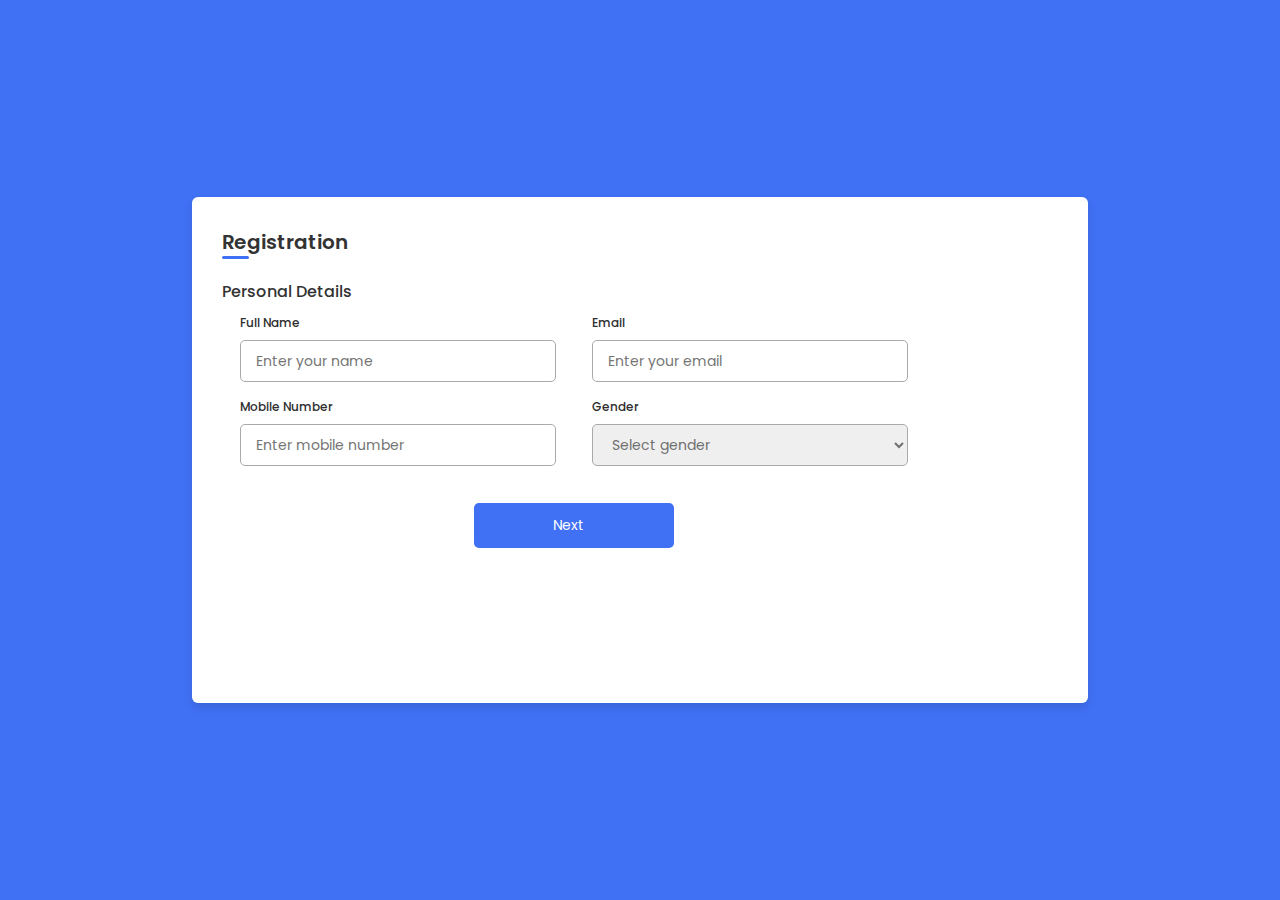
<file: index.html>
<!DOCTYPE html>
<!--=== Coding by CodingLab | www.codinglabweb.com === -->
<html lang="en">
<head>
    <meta charset="UTF-8">
    <meta http-equiv="X-UA-Compatible" content="IE=edge">
    <meta name="viewport" content="width=device-width, initial-scale=1.0">
    
    <!----======== CSS ======== -->
    <link rel="stylesheet" href="style.css">
     
    <!----===== Iconscout CSS ===== -->
    <link rel="stylesheet" href="https://unicons.iconscout.com/release/v4.0.0/css/line.css">

    <title>Responsive Regisration Form </title> 
</head>
<body>
    <div class="container">
        <header>Registration</header>

        <form action="#">
            <div class="form first">
                <div class="details personal">
                    <span class="title">Personal Details</span>

                    <div class="fields">
                        <div class="input-field">
                            <label>Full Name</label>
                            <input type="text" placeholder="Enter your name" required>
                        </div>

                        <div class="input-field">
                            <label>Email</label>
                            <input type="text" placeholder="Enter your email" required>
                        </div>

                        <div class="input-field">
                            <label>Mobile Number</label>
                            <input type="number" placeholder="Enter mobile number" required>
                        </div>

                        <div class="input-field">
                            <label>Gender</label>
                            <select required>
                                <option disabled selected>Select gender</option>
                                <option>Male</option>
                                <option>Female</option>
                                <option>Others</option>
                            </select>
                        </div>

                       
                        <button class="nextBtn">
                          <span class="btnText"  >Next</span>
                          <i class="uil uil-navigator"></i>
                      </button>
                    </div>
                </div>

                
            </div>

            <div class="form second">
                <div class="details address">
                    <span class="title">Address Details</span>

                    <div class="fields">
                        <div class="input-field">
                            <label>Address Type</label>
                            <input type="text" placeholder="Permanent or Temporary" required>
                        </div>

                        <div class="input-field">
                            <label>Nationality</label>
                            <input type="text" placeholder="Enter nationality" required>
                        </div>

                        <div class="input-field">
                            <label>State</label>
                            <input type="text" placeholder="Enter your state" required>
                        </div>

                        <div class="input-field">
                            <label>District</label>
                            <input type="text" placeholder="Enter your district" required>
                        </div>

                        <div class="input-field">
                            <label>Block Number</label>
                            <input type="number" placeholder="Enter block number" required>
                        </div>

                        <div class="input-field">
                            <label>Ward Number</label>
                            <input type="number" placeholder="Enter ward number" required>
                        </div>
                    </div>
                </div>

                <div class="details family">
                    <span class="title">Family Details</span>

                    <div class="fields">
                        <div class="input-field">
                            <label>Father Name</label>
                            <input type="text" placeholder="Enter father name" required>
                        </div>

                        <div class="input-field">
                            <label>Mother Name</label>
                            <input type="text" placeholder="Enter mother name" required>
                        </div>

                        <div class="input-field">
                            <label>Grandfather</label>
                            <input type="text" placeholder="Enter grandfther name" required>
                        </div>

                        <div class="input-field">
                            <label>Spouse Name</label>
                            <input type="text" placeholder="Enter spouse name" required>
                        </div>

                        <div class="input-field">
                            <label>Father in Law</label>
                            <input type="text" placeholder="Father in law name" required>
                        </div>

                        <div class="input-field">
                            <label>Mother in Law</label>
                            <input type="text" placeholder="Mother in law name" required>
                        </div>
                    </div>

                    <div class="buttons">
                        <div class="backBtn">
                            <i class="uil uil-navigator"></i>
                            <span class="btnText">Back</span>
                        </div>
                        
                        <button class="sumbit">
                            <span class="btnText">Submit</span>
                            <i class="uil uil-navigator"></i>
                        </button>
                    </div>
                </div> 
            </div>
        </form>
    </div>

    <script src="script.js"></script>
</body>
</html>
</file>
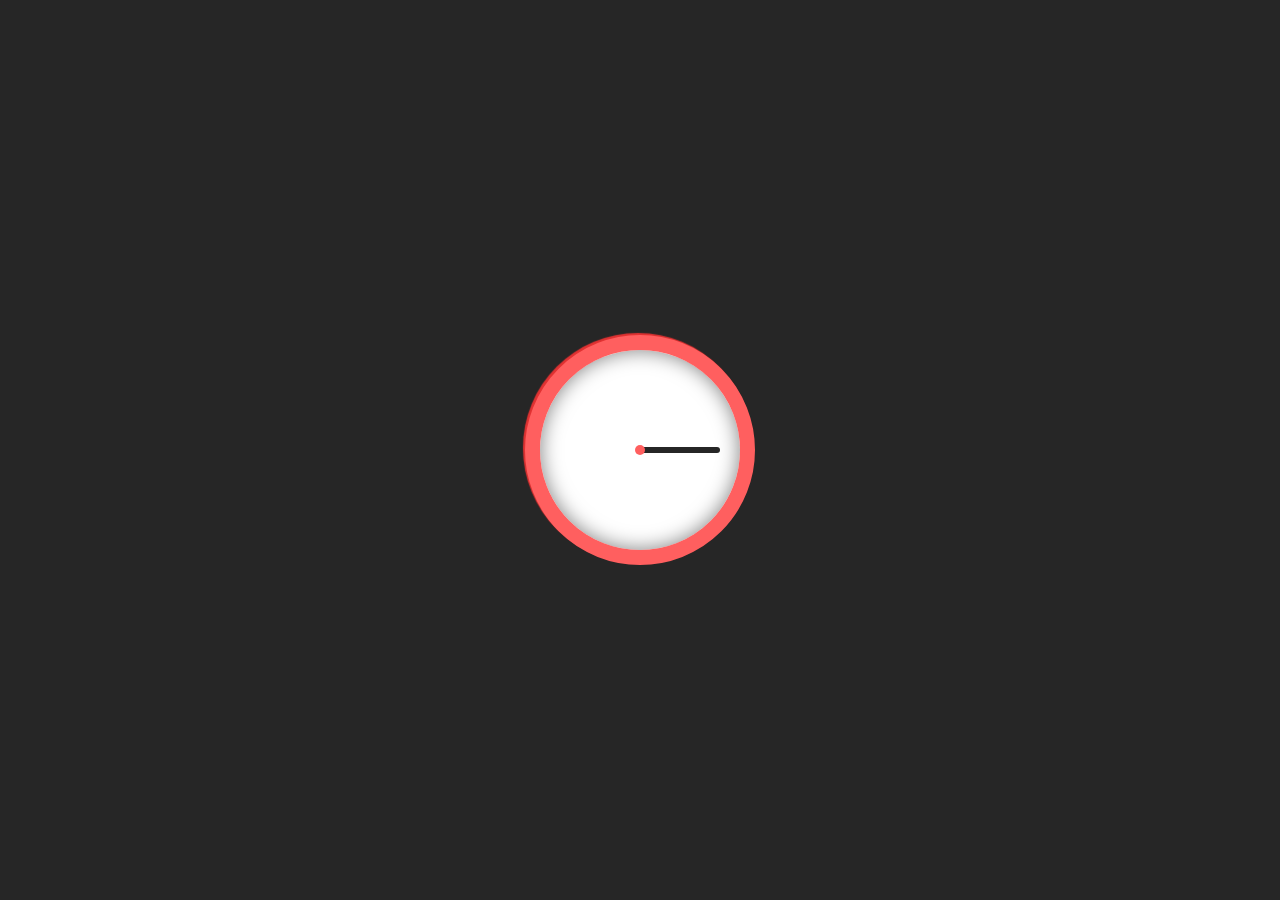
<file: AnimatedClock/index.html>
<!DOCTYPE html>
<html lang="en">
<head>
    
    <title>Animated Clock</title>
    <link rel="stylesheet" href="./style.css">
</head>
<body>
    <div class="clock">
       <span></span>
    </div>
</body>
</html>
</file>
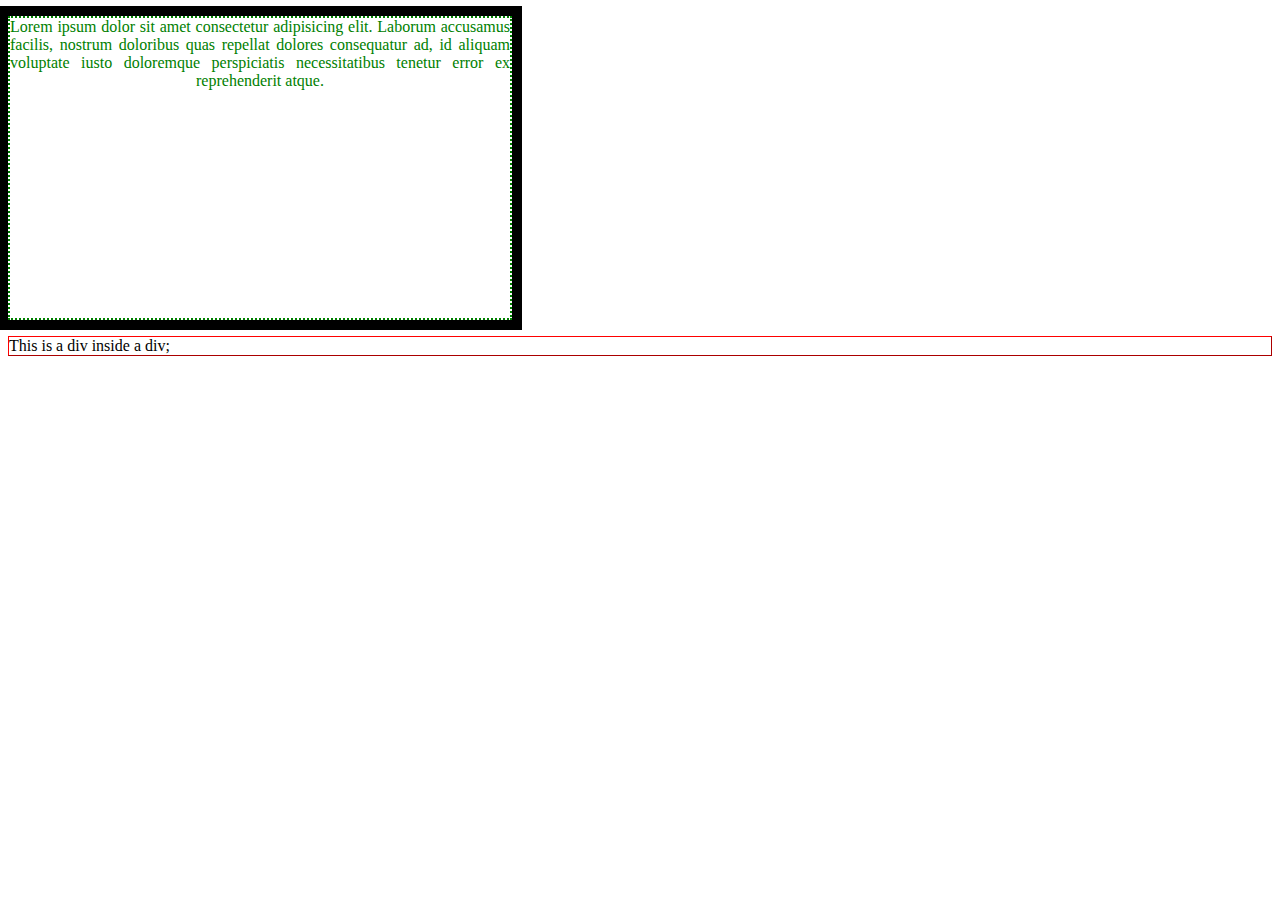
<file: p3/index.html>
<!DOCTYPE html>
<html lang="en">

<head>
    <meta charset="UTF-8">
    <meta http-equiv="X-UA-Compatible" content="IE=edge">
    <meta name="viewport" content="width=device-width, initial-scale=1.0">
    <title>Document</title>
    <style>
        * {
            
        }

        p,
        h1 {
            color: rgb(219, 202, 20);
            
        }

        h1 {
            color: aqua;
        }

        h1 {
            color: green;
        }
    </style>
    <link rel="stylesheet" href="./style.css">
</head>

<body>
    <p style="color: green;">Lorem ipsum dolor sit amet consectetur adipisicing elit. Laborum accusamus facilis, nostrum
        doloribus quas
        repellat dolores consequatur ad, id aliquam voluptate iusto doloremque perspiciatis necessitatibus tenetur error
        ex reprehenderit atque.
    </p>
   <div id="d1">
        This is a div inside a div;
   </div>
</body>

</html>
</file>
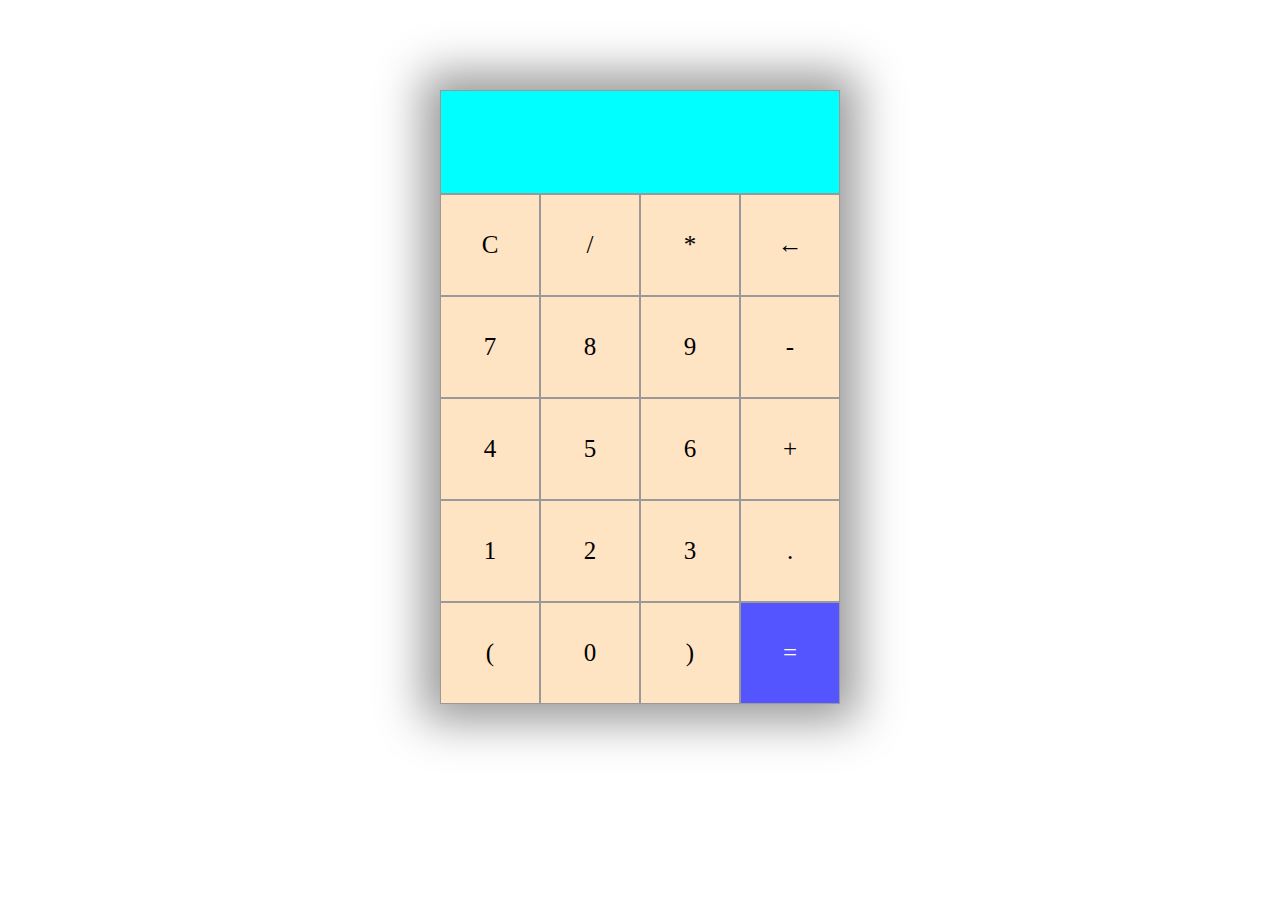
<file: p33/index.html>
<!DOCTYPE html>
<html lang="en">
<head>
    <meta charset="UTF-8">
    <meta http-equiv="X-UA-Compatible" content="IE=edge">
    <meta name="viewport" content="width=device-width, initial-scale=1.0">
    <title>Calculator</title>
    <link rel="stylesheet" href="./style.css">
</head>
<body>
    <div class="container">
        <div id="display"></div>
        <div class="buttons">
            <div class="btn" onclick="clearxyz()">C</div>
            <div class="btn" onclick="clickingxyz('/')">/</div>
            <div class="btn" onclick="clickingxyz('*')">*</div>
            <div class="btn" onclick="backxyz()">&larr;</div>

            <div class="btn" onclick="clickingxyz('7')">7</div>
            <div class="btn" onclick="clickingxyz('8')">8</div>
            <div class="btn" onclick="clickingxyz('9')">9</div>
            <div class="btn" onclick="clickingxyz('-')">-</div>

            <div class="btn" onclick="clickingxyz('4')">4</div>
            <div class="btn" onclick="clickingxyz('5')">5</div>
            <div class="btn" onclick="clickingxyz('6')">6</div>
            <div class="btn" onclick="clickingxyz('+')">+</div>

            <div class="btn" onclick="clickingxyz('1')">1</div>
            <div class="btn" onclick="clickingxyz('2')">2</div>
            <div class="btn" onclick="clickingxyz('3')">3</div>
            <div class="btn" onclick="clickingxyz('.')">.</div>

            <div class="btn" onclick="clickingxyz('(')">(</div>
            <div class="btn" onclick="clickingxyz('0')">0</div>
            <div class="btn" onclick="clickingxyz(')')">)</div>
            <div class="btn" id="equal" onclick="evalxyz()">=</div>
        </div>
    </div>
    <script src="./j1.js"></script>
</body>
</html>
</file>
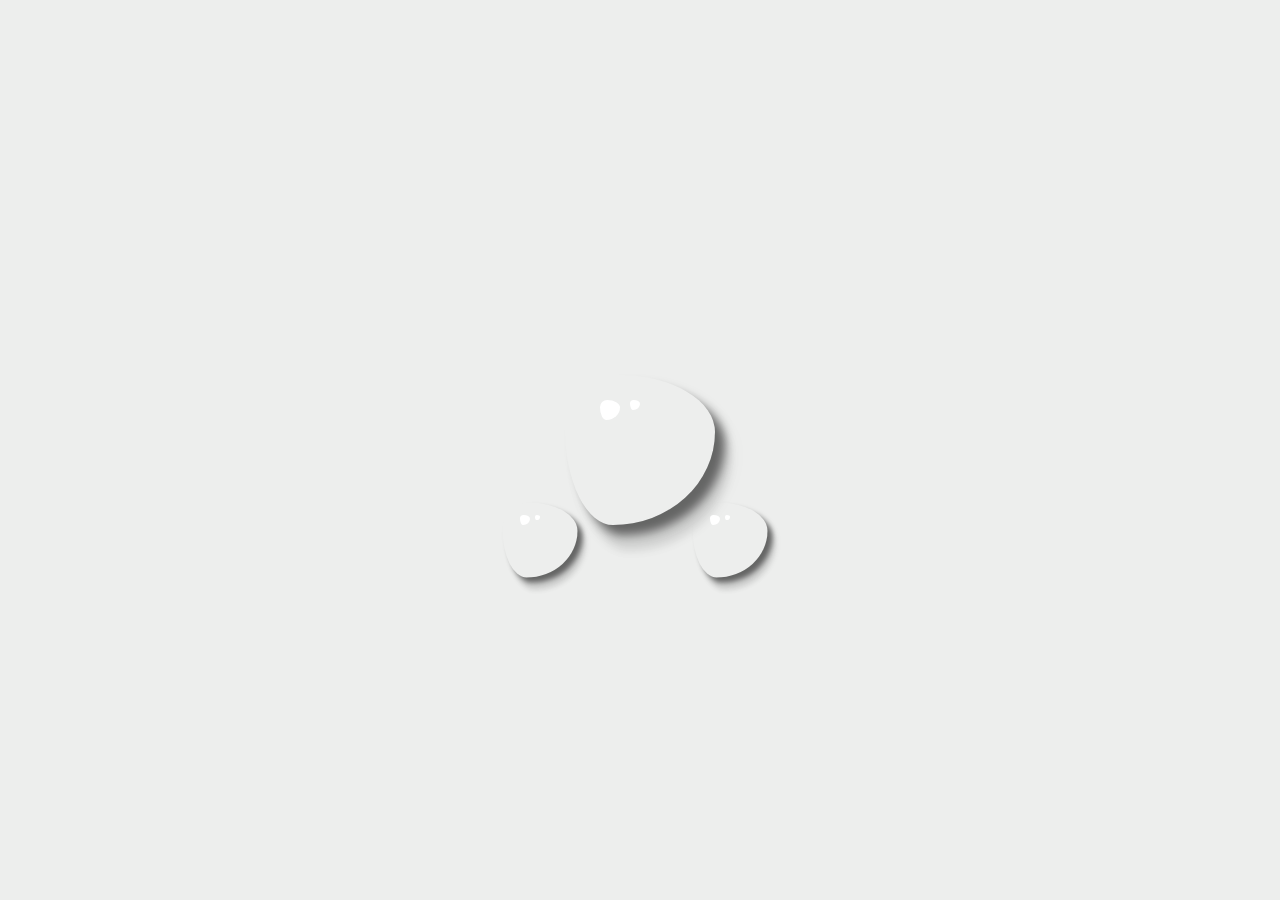
<file: Water/index.html>
<!DOCTYPE html>
<html lang="en">

<head>
    <meta charset="UTF-8">
    <meta http-equiv="X-UA-Compatible" content="IE=edge">
    <meta name="viewport" content="width=device-width, initial-scale=1.0">
    <title>Document</title>
    <link rel="stylesheet" href="./style.css">
</head>

<body>
    <div class="drops">
        <div class="drop"></div>
        <div class="drop"></div>
        <div class="drop"></div>
    </div>
</body>

</html>
</file>
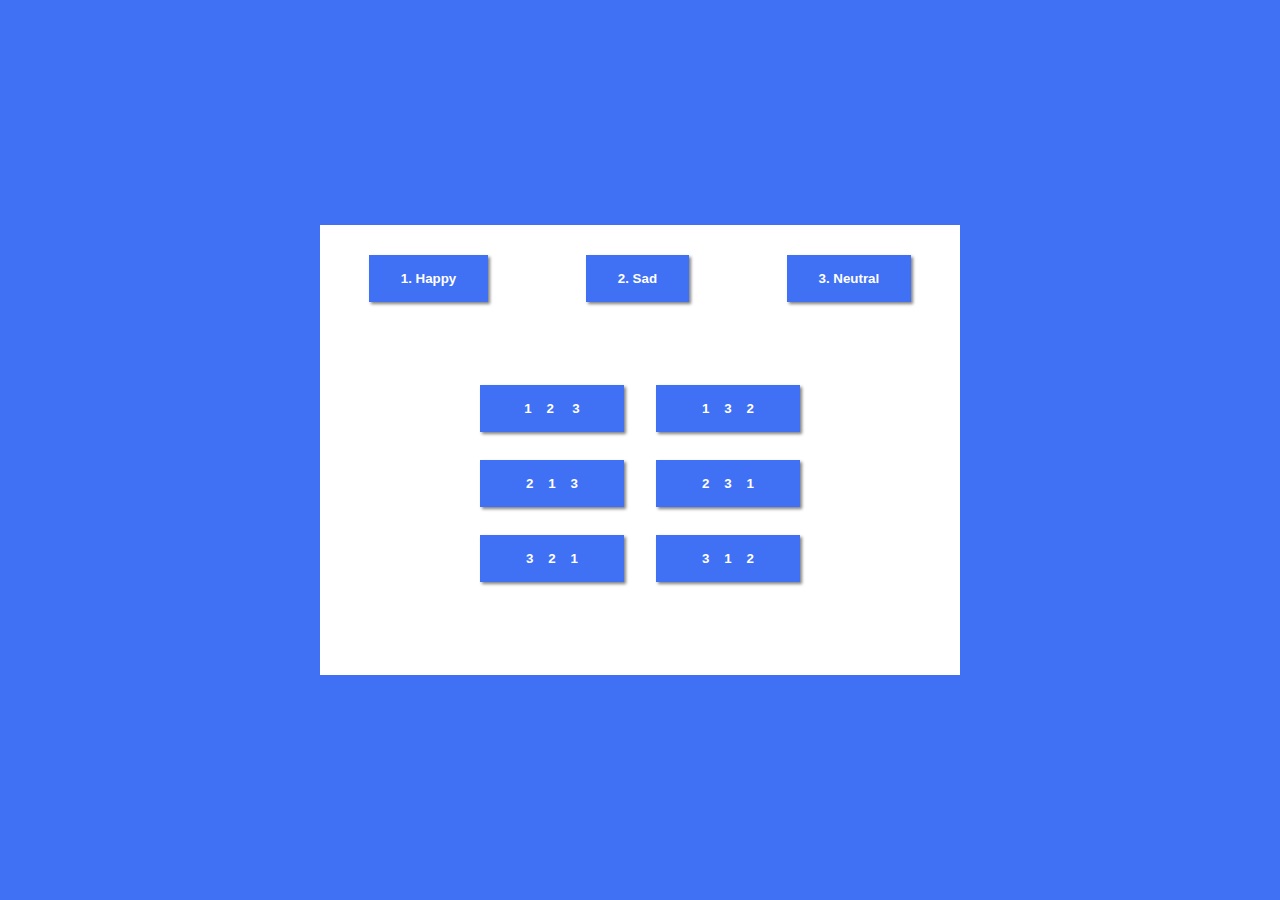
<file: mood.html>
<!DOCTYPE html>
<html lang="en">
<head>
    <meta charset="UTF-8">
    <meta http-equiv="X-UA-Compatible" content="IE=edge">
    <meta name="viewport" content="width=device-width, initial-scale=1.0">
    <link rel="stylesheet" href="mood.css">
    <title>Document</title>
</head>
<body>
    <div id="currentMood">
        <div class="current__mood__buttons">
            <div class="buttons">
                <button>1. Happy</button>
                <button>2. Sad</button>
                <button>3. Neutral</button>
            </div>
            <div class="options">
                <button onclick="myFunction()">1 &nbsp;&nbsp;&nbsp;2 &nbsp;&nbsp;&nbsp; 3</button>
                <button onclick="myFunction()">1 &nbsp;&nbsp;&nbsp;3 &nbsp;&nbsp;&nbsp;2</button>
                <button onclick="myFunction()">2 &nbsp;&nbsp;&nbsp;1 &nbsp;&nbsp;&nbsp;3</button>
                <button onclick="myFunction()">2 &nbsp;&nbsp;&nbsp;3 &nbsp;&nbsp;&nbsp;1</button>
                <button onclick="myFunction()">3 &nbsp;&nbsp;&nbsp;2 &nbsp;&nbsp;&nbsp;1</button>
                <button onclick="myFunction()">3 &nbsp;&nbsp;&nbsp;1 &nbsp;&nbsp;&nbsp;2</button>
            </div>
        </div>
    </div>
    <script src="./script.js"></script>
</body>
</html>
</file>
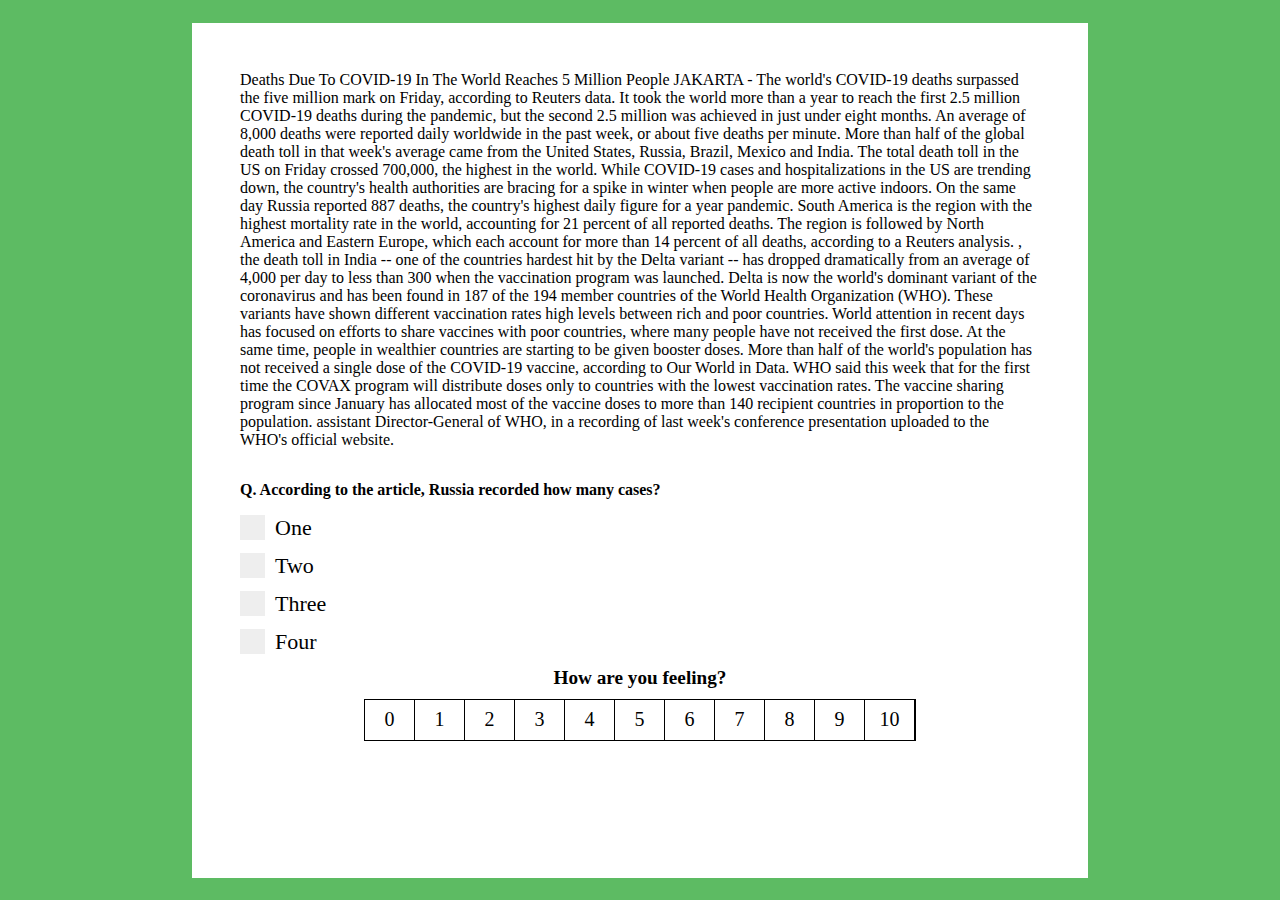
<file: articles/01.html>
<!DOCTYPE html>
<html lang="en">
<head>
    <meta charset="UTF-8">
    <meta http-equiv="X-UA-Compatible" content="IE=edge">
    <meta name="viewport" content="width=device-width, initial-scale=1.0">
    <link rel="stylesheet" href="articles.css">
    <title>VOI</title>
</head>
<body>

    <div class="article">
        <p class="article__para">
            Deaths Due To COVID-19 In The World Reaches 5 Million People JAKARTA - The world&#39;s COVID-19 deaths surpassed the five million
            mark on Friday, according to Reuters data. It took the world more than a
            year to reach the first 2.5 million COVID-19 deaths during the pandemic,
            but the second 2.5 million was achieved in just under eight months. An
            average of 8,000 deaths were reported daily worldwide in the past week,
            or about five deaths per minute. More than half of the global death toll in
            that week&#39;s average came from the United States, Russia, Brazil, Mexico
            and India. The total death toll in the US on Friday crossed 700,000, the
            highest in the world.
            While COVID-19 cases and hospitalizations in the US are trending down,
            the country&#39;s health authorities are bracing for a spike in winter when
            people are more active indoors. On the same day Russia reported 887
            deaths, the country&#39;s highest daily figure for a year pandemic.
            South America is the region with the highest mortality rate in the world,
            accounting for 21 percent of all reported deaths. The region is followed
            by North America and Eastern Europe, which each account for more
            than 14 percent of all deaths, according to a Reuters analysis. , the
            death toll in India -- one of the countries hardest hit by the Delta variant --
            has dropped dramatically from an average of 4,000 per day to less than
            300 when the vaccination program was launched. Delta is now the
            world&#39;s dominant variant of the coronavirus and has been found in 187 of
            the 194 member countries of the World Health Organization (WHO).
            These variants have shown different vaccination rates high levels
            between rich and poor countries. World attention in recent days has
            focused on efforts to share vaccines with poor countries, where many
            people have not received the first dose. At the same time, people in
            wealthier countries are starting to be given booster doses. More than half
            of the world&#39;s population has not received a single dose of the COVID-19
            vaccine, according to Our World in Data. WHO said this week that for the
            first time the COVAX program will distribute doses only to countries with
            the lowest vaccination rates. The vaccine sharing program since January
            has allocated most of the vaccine doses to more than 140 recipient
            countries in proportion to the population. assistant Director-General of
            WHO, in a recording of last week&#39;s conference presentation uploaded to
            the WHO&#39;s official website.
        </p>
        <div class="question">
            <p> <span>Q.</span> According to the article, Russia recorded how many cases?</p>
            <div class="checkbox">
                <label class="container">One
                    <input type="checkbox">
                    <span class="checkmark"></span>
                  </label>
                  <label class="container">Two
                    <input type="checkbox">
                    <span class="checkmark"></span>
                  </label>
                  <label class="container">Three
                    <input type="checkbox">
                    <span class="checkmark"></span>
                  </label>
                  <label class="container">Four
                    <input type="checkbox">
                    <span class="checkmark"></span>
                  </label>
            </div>
        </div>
        <div class="box">
          <p >How are you feeling?</p>
          <div class="rating ">
              <input type="radio" name=" rating" id="rate10"><label for="rate10">10</label>
              <input type="radio" name=" rating" id="rate9"><label for="rate9">9</label>
              <input type="radio" name=" rating" id="rate8"><label for="rate8">8</label>
              <input type="radio" name=" rating" id="rate7"><label for="rate7">7</label>
              <input type="radio" name=" rating" id="rate6"><label for="rate6">6</label>
              <input type="radio" name=" rating" id="rate5"><label for="rate5">5</label>
              <input type="radio" name=" rating" id="rate4"><label for="rate4">4</label>
              <input type="radio" name=" rating" id="rate3"><label for="rate3">3</label>
              <input type="radio" name=" rating" id="rate2"><label for="rate2">2</label>
              <input type="radio" name=" rating" id="rate1"><label for="rate1">1</label>
              <input type="radio" name=" rating" id="rate0"><label for="rate0">0</label>
          </div>
      </div>
    </div>


</body>
</html>
</file>
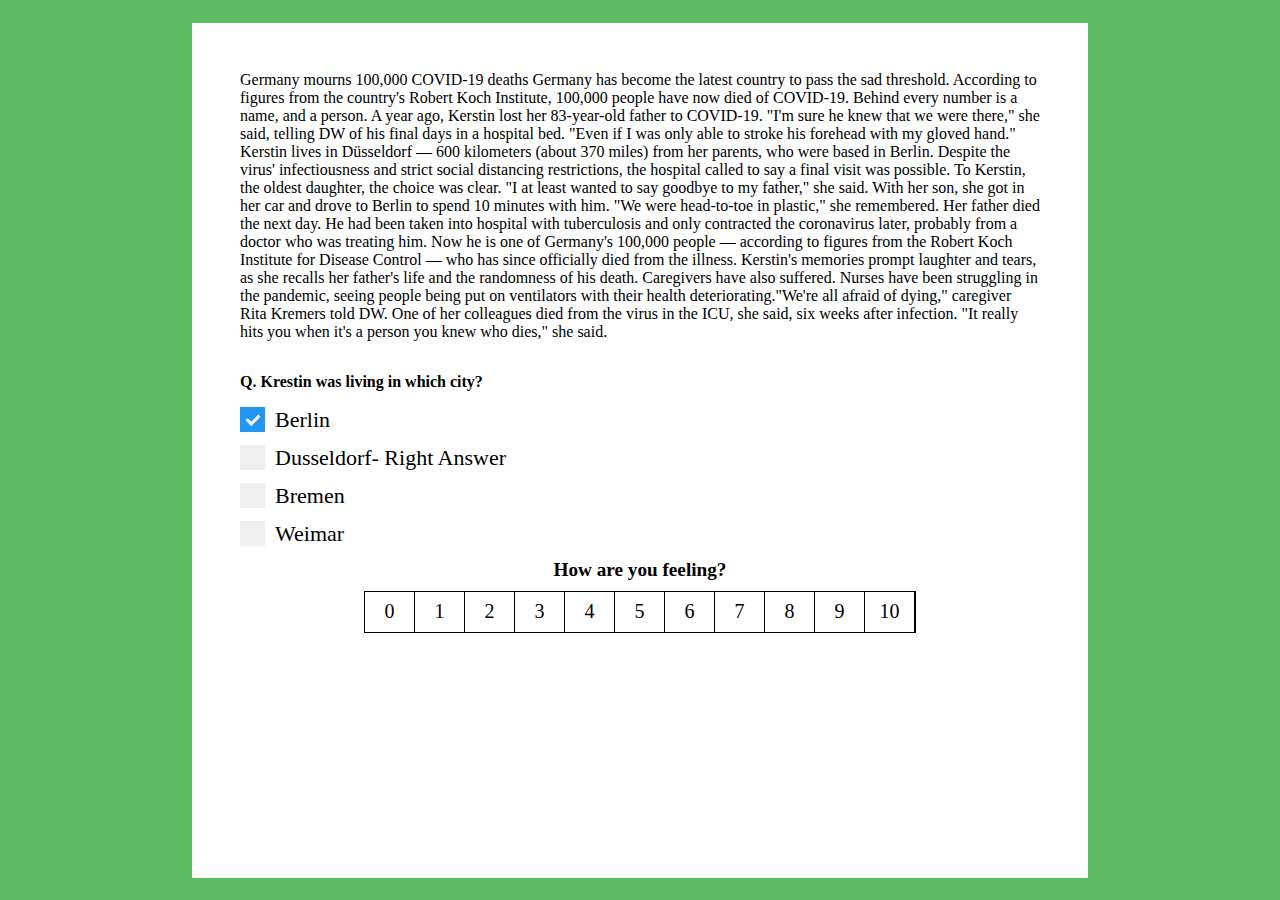
<file: articles/03.html>
<!DOCTYPE html>
<html lang="en">
<head>
    <meta charset="UTF-8">
    <meta http-equiv="X-UA-Compatible" content="IE=edge">
    <meta name="viewport" content="width=device-width, initial-scale=1.0">
    <link rel="stylesheet" href="articles.css">
    <title>VOI</title>
</head>
<body>

    <div class="article">
        <p class="article__para">
            Germany mourns 100,000 COVID-19 deaths Germany has become the latest country to pass the sad threshold.
            According to figures from the country&#39;s Robert Koch Institute, 100,000
            people have now died of COVID-19. Behind every number is a name,
            and a person.
            A year ago, Kerstin lost her 83-year-old father to COVID-19.
            &quot;I&#39;m sure he knew that we were there,&quot; she said, telling DW of his final
            days in a hospital bed. &quot;Even if I was only able to stroke his forehead
            with my gloved hand.&quot;
            Kerstin lives in Düsseldorf — 600 kilometers (about 370 miles) from her
            parents, who were based in Berlin. Despite the virus&#39; infectiousness and
            strict social distancing restrictions, the hospital called to say a final visit
            was possible. To Kerstin, the oldest daughter, the choice was clear.
            &quot;I at least wanted to say goodbye to my father,&quot; she said. With her son,
            she got in her car and drove to Berlin to spend 10 minutes with him. &quot;We
            were head-to-toe in plastic,&quot; she remembered. Her father died the next
            day.
            
            He had been taken into hospital with tuberculosis and only contracted
            the coronavirus later, probably from a doctor who was treating him. Now
            he is one of Germany&#39;s 100,000 people — according to figures from the
            Robert Koch Institute for Disease Control — who has since officially died
            from the illness. Kerstin&#39;s memories prompt laughter and tears, as she
            recalls her father&#39;s life and the randomness of his death.
            Caregivers have also suffered.
            Nurses have been struggling in the pandemic, seeing people being put
            on ventilators with their health deteriorating.&quot;We&#39;re all afraid of dying,&quot;
            caregiver Rita Kremers told DW.
            One of her colleagues died from the virus in the ICU, she said, six weeks
            after infection. &quot;It really hits you when it&#39;s a person you knew who dies,&quot;
            she said.
        </p>
        <div class="question">
            <p> <span>Q.</span> Krestin was living in which city?</p>
            <div class="checkbox">
                <label class="container">Berlin
                    <input type="checkbox" checked="checked">
                    <span class="checkmark"></span>
                  </label>
                  <label class="container">Dusseldorf- Right Answer
                    <input type="checkbox">
                    <span class="checkmark"></span>
                  </label>
                  <label class="container">Bremen
                    <input type="checkbox">
                    <span class="checkmark"></span>
                  </label>
                  <label class="container">Weimar
                    <input type="checkbox">
                    <span class="checkmark"></span>
                  </label>
            </div>
        </div>
        <div class="box">
            <p >How are you feeling?</p>
            <div class="rating ">
                <input type="radio" name=" rating" id="rate10"><label for="rate10">10</label>
                <input type="radio" name=" rating" id="rate9"><label for="rate9">9</label>
                <input type="radio" name=" rating" id="rate8"><label for="rate8">8</label>
                <input type="radio" name=" rating" id="rate7"><label for="rate7">7</label>
                <input type="radio" name=" rating" id="rate6"><label for="rate6">6</label>
                <input type="radio" name=" rating" id="rate5"><label for="rate5">5</label>
                <input type="radio" name=" rating" id="rate4"><label for="rate4">4</label>
                <input type="radio" name=" rating" id="rate3"><label for="rate3">3</label>
                <input type="radio" name=" rating" id="rate2"><label for="rate2">2</label>
                <input type="radio" name=" rating" id="rate1"><label for="rate1">1</label>
                <input type="radio" name=" rating" id="rate0"><label for="rate0">0</label>
            </div>
        </div>
    </div>


</body>
</html>
</file>
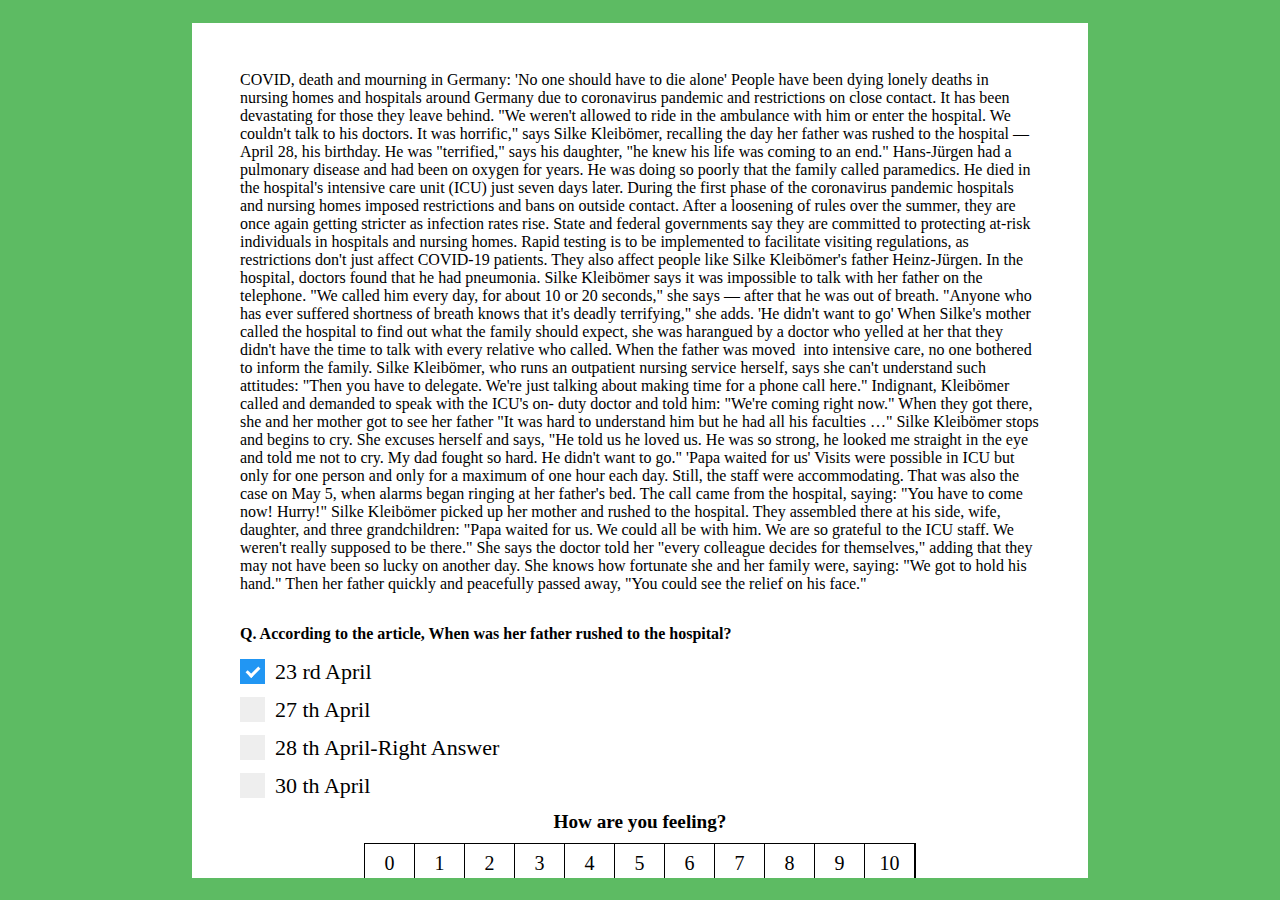
<file: articles/04.html>
<!DOCTYPE html>
<html lang="en">
<head>
    <meta charset="UTF-8">
    <meta http-equiv="X-UA-Compatible" content="IE=edge">
    <meta name="viewport" content="width=device-width, initial-scale=1.0">
    <link rel="stylesheet" href="articles.css">
    <title>VOI</title>
</head>
<body>

    <div class="article">
        <p class="article__para">
                        COVID, death and mourning in Germany: &#39;No one should have to die
            alone&#39;
            People have been dying lonely deaths in nursing homes and hospitals
            around Germany due to coronavirus pandemic and restrictions on close
            contact. It has been devastating for those they leave behind.
            &quot;We weren&#39;t allowed to ride in the ambulance with him or enter the
            hospital. We couldn&#39;t talk to his doctors. It was horrific,&quot; says Silke
            Kleibömer, recalling the day her father was rushed to the hospital — April
            28, his birthday. He was &quot;terrified,&quot; says his daughter, &quot;he knew his life
            was coming to an end.&quot;

            Hans-Jürgen had a pulmonary disease and had been on oxygen for
            years. He was doing so poorly that the family called paramedics. He died
            in the hospital&#39;s intensive care unit (ICU) just seven days later.
            During the first phase of the coronavirus pandemic hospitals and nursing
            homes imposed restrictions and bans on outside contact. After a
            loosening of rules over the summer, they are once again getting stricter
            as infection rates rise. State and federal governments say they are
            committed to protecting at-risk individuals in hospitals and nursing
            homes.
            Rapid testing is to be implemented to facilitate visiting regulations, as
            restrictions don&#39;t just affect COVID-19 patients. They also affect people
            like Silke Kleibömer&#39;s father Heinz-Jürgen.
            In the hospital, doctors found that he had pneumonia. Silke Kleibömer
            says it was impossible to talk with her father on the telephone. &quot;We
            called him every day, for about 10 or 20 seconds,&quot; she says — after that
            he was out of breath. &quot;Anyone who has ever suffered shortness of breath
            knows that it&#39;s deadly terrifying,&quot; she adds.
            &#39;He didn&#39;t want to go&#39;
            When Silke&#39;s mother called the hospital to find out what the family should
            expect, she was harangued by a doctor who yelled at her that they didn&#39;t
            have the time to talk with every relative who called. When the father was
            moved  into intensive care, no one bothered to inform the family. Silke
            Kleibömer, who runs an outpatient nursing service herself, says she can&#39;t
            understand such attitudes: &quot;Then you have to delegate. We&#39;re just talking
            about making time for a phone call here.&quot;
            Indignant, Kleibömer called and demanded to speak with the ICU&#39;s on-
            duty doctor and told him: &quot;We&#39;re coming right now.&quot; When they got there,
            she and her mother got to see her father &quot;It was hard to understand him
            but he had all his faculties …&quot; Silke Kleibömer stops and begins to cry.
            She excuses herself and says, &quot;He told us he loved us. He was so
            strong, he looked me straight in the eye and told me not to cry. My dad
            fought so hard. He didn&#39;t want to go.&quot;
            &#39;Papa waited for us&#39;
            Visits were possible in ICU but only for one person and only for a
            maximum of one hour each day. Still, the staff were accommodating.
            That was also the case on May 5, when alarms began ringing at her
            father&#39;s bed. The call came from the hospital, saying: &quot;You have to come

            now! Hurry!&quot; Silke Kleibömer picked up her mother and rushed to the
            hospital. They assembled there at his side, wife, daughter, and three
            grandchildren: &quot;Papa waited for us. We could all be with him. We are so
            grateful to the ICU staff. We weren&#39;t really supposed to be there.&quot;
            She says the doctor told her &quot;every colleague decides for themselves,&quot;
            adding that they may not have been so lucky on another day. She knows
            how fortunate she and her family were, saying: &quot;We got to hold his
            hand.&quot; Then her father quickly and peacefully passed away, &quot;You could
            see the relief on his face.&quot;

        </p>
        <div class="question">
            <p> <span>Q.</span> According to the article, When was her father rushed to the
                hospital?</p>
            <div class="checkbox">
                <label class="container">23 rd April
                    <input type="checkbox" checked="checked">
                    <span class="checkmark"></span>
                  </label>
                  <label class="container">27 th April
                    <input type="checkbox">
                    <span class="checkmark"></span>
                  </label>
                  <label class="container">28 th April-Right Answer
                    <input type="checkbox">
                    <span class="checkmark"></span>
                  </label>
                  <label class="container">30 th April
                    <input type="checkbox">
                    <span class="checkmark"></span>
                  </label>
            </div>
        </div>
        <div class="box">
            <p >How are you feeling?</p>
            <div class="rating ">
                <input type="radio" name=" rating" id="rate10"><label for="rate10">10</label>
                <input type="radio" name=" rating" id="rate9"><label for="rate9">9</label>
                <input type="radio" name=" rating" id="rate8"><label for="rate8">8</label>
                <input type="radio" name=" rating" id="rate7"><label for="rate7">7</label>
                <input type="radio" name=" rating" id="rate6"><label for="rate6">6</label>
                <input type="radio" name=" rating" id="rate5"><label for="rate5">5</label>
                <input type="radio" name=" rating" id="rate4"><label for="rate4">4</label>
                <input type="radio" name=" rating" id="rate3"><label for="rate3">3</label>
                <input type="radio" name=" rating" id="rate2"><label for="rate2">2</label>
                <input type="radio" name=" rating" id="rate1"><label for="rate1">1</label>
                <input type="radio" name=" rating" id="rate0"><label for="rate0">0</label>
            </div>
        </div>
    </div>


</body>
</html>
</file>
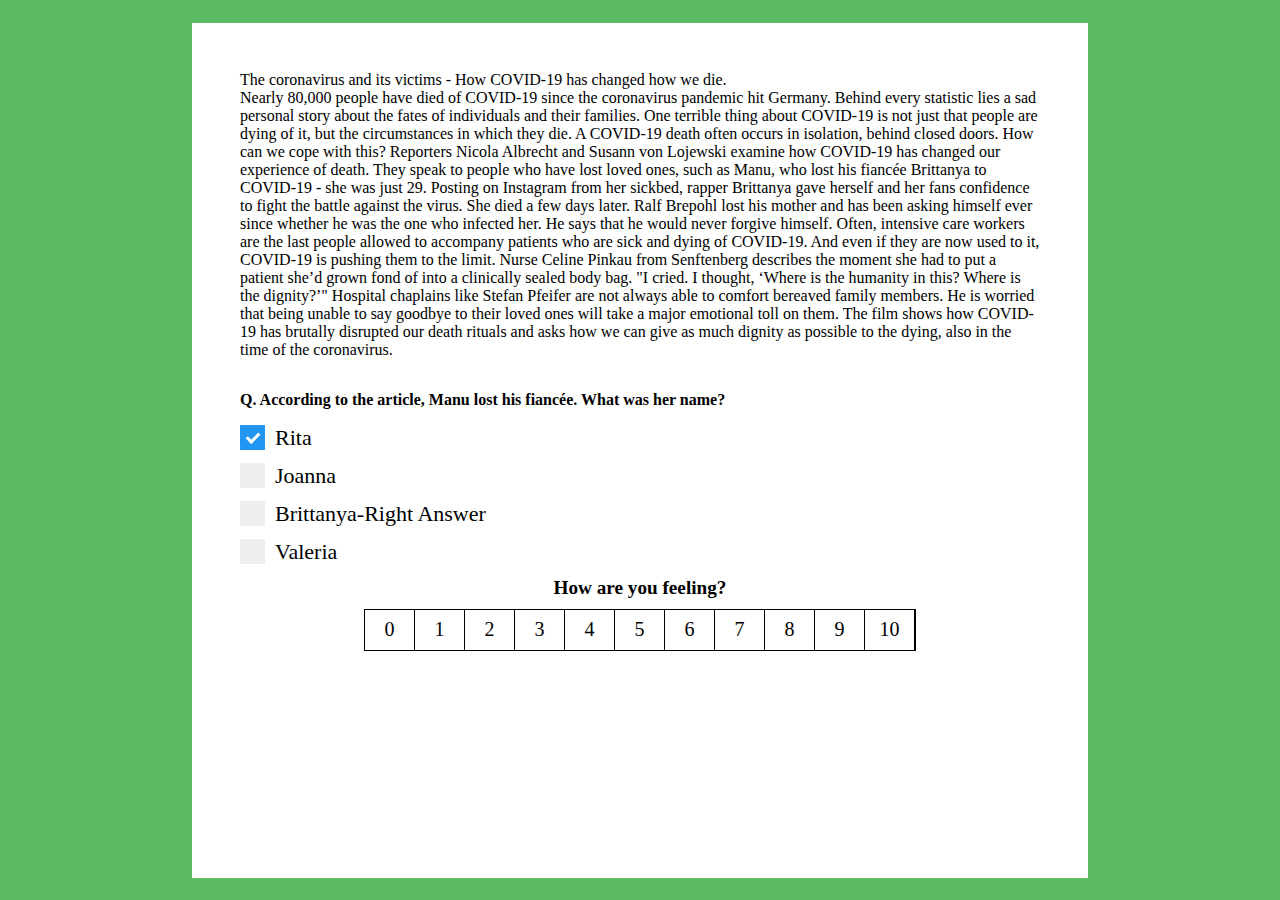
<file: articles/05.html>
<!DOCTYPE html>
<html lang="en">
<head>
    <meta charset="UTF-8">
    <meta http-equiv="X-UA-Compatible" content="IE=edge">
    <meta name="viewport" content="width=device-width, initial-scale=1.0">
    <link rel="stylesheet" href="articles.css">
    <title>VOI</title>
</head>
<body>

    <div class="article">
        <p class="article__para">
            The coronavirus and its victims - How COVID-19 has changed how we
            die. <br> Nearly 80,000 people have died of COVID-19 since the coronavirus
            pandemic hit Germany. Behind every statistic lies a sad personal story
            about the fates of individuals and their families.
            One terrible thing about COVID-19 is not just that people are dying of it,
            but the circumstances in which they die. A COVID-19 death often occurs
            in isolation, behind closed doors. How can we cope with this? Reporters
            Nicola Albrecht and Susann von Lojewski examine how COVID-19 has
            changed our experience of death. They speak to people who have lost
            loved ones, such as Manu, who lost his fiancée Brittanya to COVID-19 -
            she was just 29. Posting on Instagram from her sickbed, rapper Brittanya
            gave herself and her fans confidence to fight the battle against the virus.
            She died a few days later. Ralf Brepohl lost his mother and has been
            asking himself ever since whether he was the one who infected her. He
            says that he would never forgive himself. Often, intensive care workers
            
            are the last people allowed to accompany patients who are sick and
            dying of COVID-19. And even if they are now used to it, COVID-19 is
            pushing them to the limit. Nurse Celine Pinkau from Senftenberg
            describes the moment she had to put a patient she’d grown fond of into a
            clinically sealed body bag. &quot;I cried. I thought, ‘Where is the humanity in
            this? Where is the dignity?’&quot; Hospital chaplains like Stefan Pfeifer are not
            always able to comfort bereaved family members. He is worried that
            being unable to say goodbye to their loved ones will take a major
            emotional toll on them. The film shows how COVID-19 has brutally
            disrupted our death rituals and asks how we can give as much dignity as
            possible to the dying, also in the time of the coronavirus.

        </p>
        <div class="question">
            <p> <span>Q.</span> According to the article, Manu lost his fiancée. What was her
                name?</p>
            <div class="checkbox">
                <label class="container">Rita
                    <input type="checkbox" checked="checked">
                    <span class="checkmark"></span>
                  </label>
                  <label class="container">Joanna
                    <input type="checkbox">
                    <span class="checkmark"></span>
                  </label>
                  <label class="container">Brittanya-Right Answer
                    <input type="checkbox">
                    <span class="checkmark"></span>
                  </label>
                  <label class="container">Valeria
                    <input type="checkbox">
                    <span class="checkmark"></span>
                  </label>
            </div>
        </div>

        <div class="box">
            <p >How are you feeling?</p>
            <div class="rating ">
                <input type="radio" name=" rating" id="rate10"><label for="rate10">10</label>
                <input type="radio" name=" rating" id="rate9"><label for="rate9">9</label>
                <input type="radio" name=" rating" id="rate8"><label for="rate8">8</label>
                <input type="radio" name=" rating" id="rate7"><label for="rate7">7</label>
                <input type="radio" name=" rating" id="rate6"><label for="rate6">6</label>
                <input type="radio" name=" rating" id="rate5"><label for="rate5">5</label>
                <input type="radio" name=" rating" id="rate4"><label for="rate4">4</label>
                <input type="radio" name=" rating" id="rate3"><label for="rate3">3</label>
                <input type="radio" name=" rating" id="rate2"><label for="rate2">2</label>
                <input type="radio" name=" rating" id="rate1"><label for="rate1">1</label>
                <input type="radio" name=" rating" id="rate0"><label for="rate0">0</label>
            </div>
        </div>
    </div>


</body>
</html>
</file>
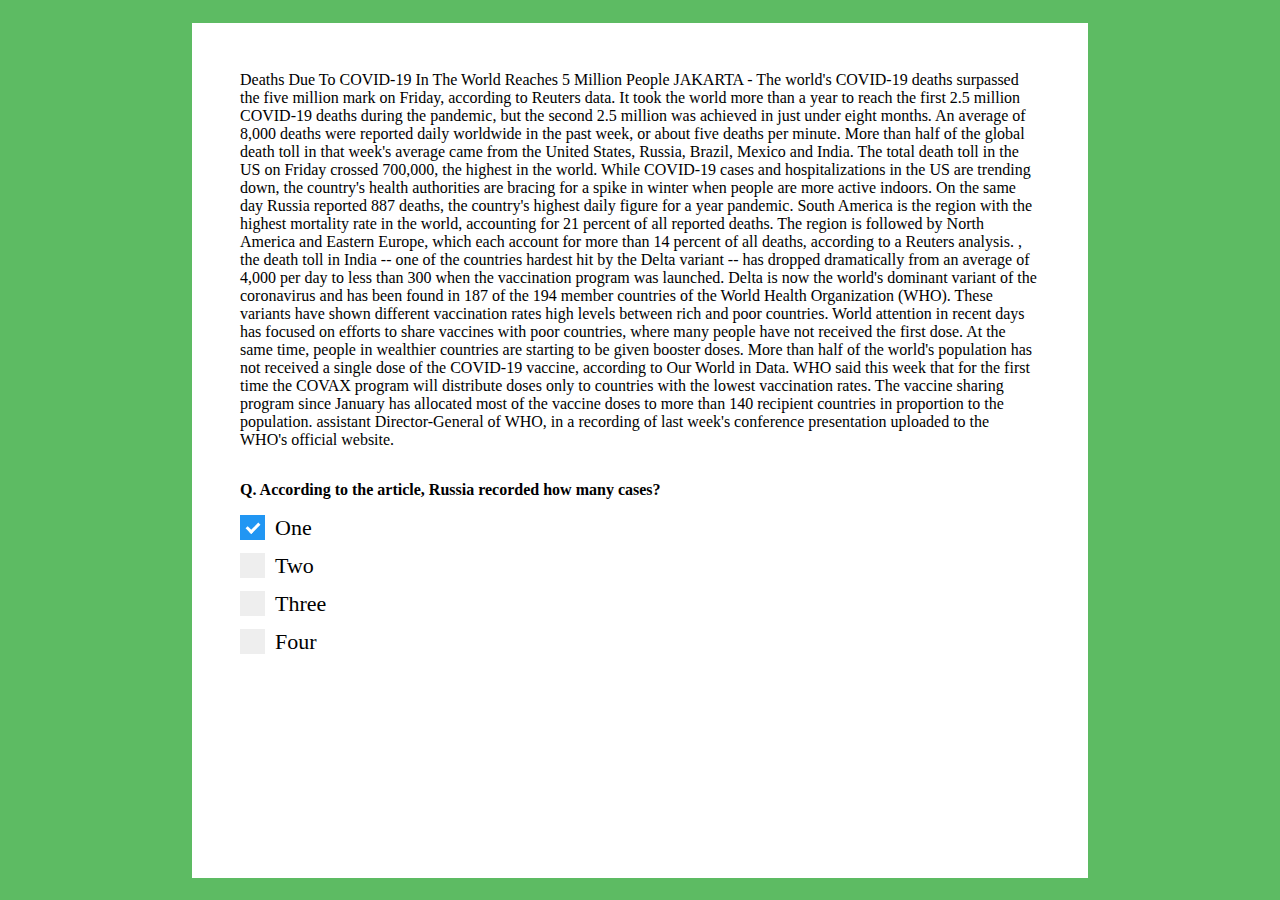
<file: articles/17.html>
<!DOCTYPE html>
<html lang="en">
<head>
    <meta charset="UTF-8">
    <meta http-equiv="X-UA-Compatible" content="IE=edge">
    <meta name="viewport" content="width=device-width, initial-scale=1.0">
    <link rel="stylesheet" href="articles.css">
    <title>VOI</title>
</head>
<body>

    <div class="article">
        <p class="article__para">
            Deaths Due To COVID-19 In The World Reaches 5 Million People JAKARTA - The world&#39;s COVID-19 deaths surpassed the five million
            mark on Friday, according to Reuters data. It took the world more than a
            year to reach the first 2.5 million COVID-19 deaths during the pandemic,
            but the second 2.5 million was achieved in just under eight months. An
            average of 8,000 deaths were reported daily worldwide in the past week,
            or about five deaths per minute. More than half of the global death toll in
            that week&#39;s average came from the United States, Russia, Brazil, Mexico
            and India. The total death toll in the US on Friday crossed 700,000, the
            highest in the world.
            While COVID-19 cases and hospitalizations in the US are trending down,
            the country&#39;s health authorities are bracing for a spike in winter when
            people are more active indoors. On the same day Russia reported 887
            deaths, the country&#39;s highest daily figure for a year pandemic.
            South America is the region with the highest mortality rate in the world,
            accounting for 21 percent of all reported deaths. The region is followed
            by North America and Eastern Europe, which each account for more
            than 14 percent of all deaths, according to a Reuters analysis. , the
            death toll in India -- one of the countries hardest hit by the Delta variant --
            has dropped dramatically from an average of 4,000 per day to less than
            300 when the vaccination program was launched. Delta is now the
            world&#39;s dominant variant of the coronavirus and has been found in 187 of
            the 194 member countries of the World Health Organization (WHO).
            These variants have shown different vaccination rates high levels
            between rich and poor countries. World attention in recent days has
            focused on efforts to share vaccines with poor countries, where many
            people have not received the first dose. At the same time, people in
            wealthier countries are starting to be given booster doses. More than half
            of the world&#39;s population has not received a single dose of the COVID-19
            vaccine, according to Our World in Data. WHO said this week that for the
            first time the COVAX program will distribute doses only to countries with
            the lowest vaccination rates. The vaccine sharing program since January
            has allocated most of the vaccine doses to more than 140 recipient
            countries in proportion to the population. assistant Director-General of
            WHO, in a recording of last week&#39;s conference presentation uploaded to
            the WHO&#39;s official website.
        </p>
        <div class="question">
            <p> <span>Q.</span> According to the article, Russia recorded how many cases?</p>
            <div class="checkbox">
                <label class="container">One
                    <input type="checkbox" checked="checked">
                    <span class="checkmark"></span>
                  </label>
                  <label class="container">Two
                    <input type="checkbox">
                    <span class="checkmark"></span>
                  </label>
                  <label class="container">Three
                    <input type="checkbox">
                    <span class="checkmark"></span>
                  </label>
                  <label class="container">Four
                    <input type="checkbox">
                    <span class="checkmark"></span>
                  </label>
            </div>
        </div>
    </div>


</body>
</html>
</file>
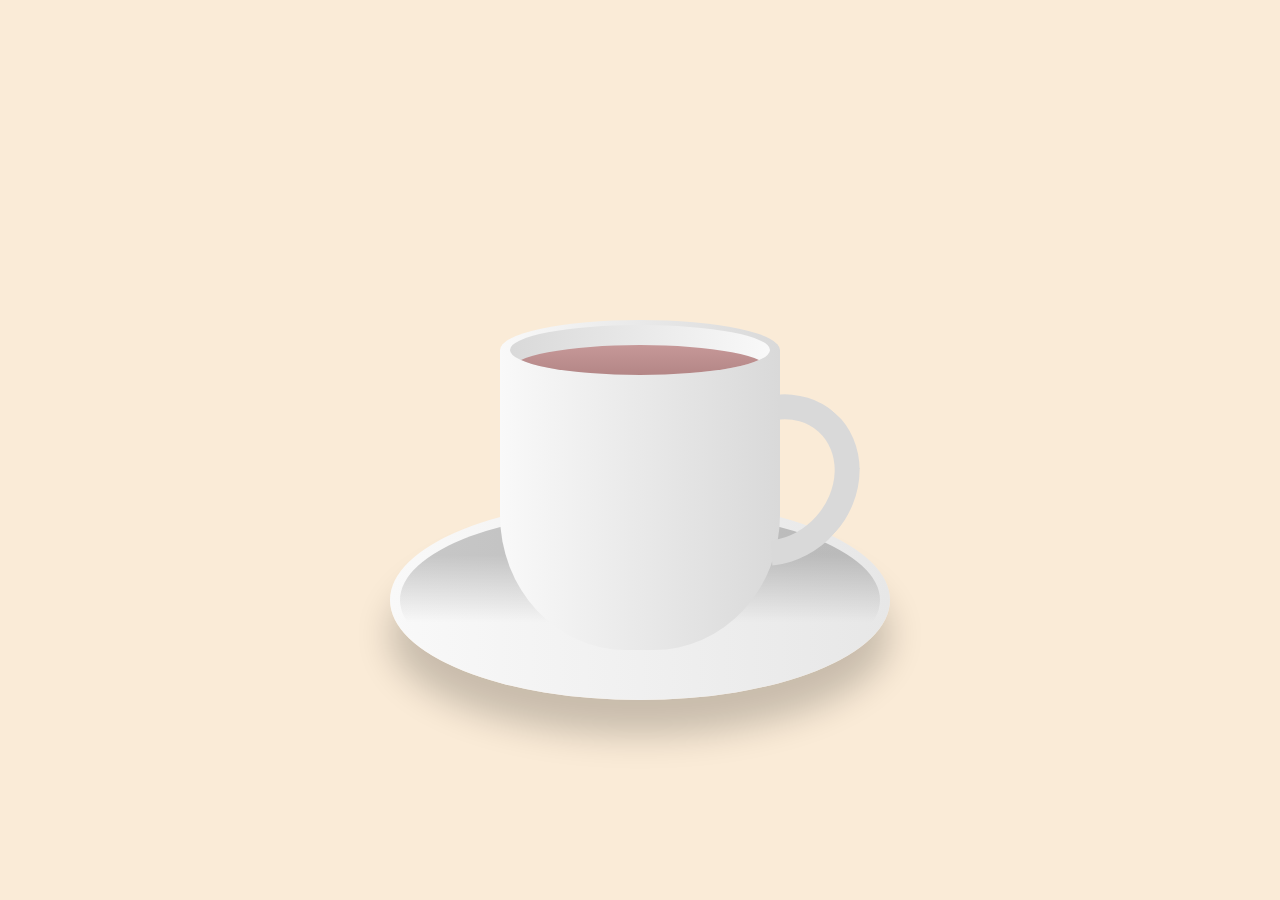
<file: TeaCup/ndex.html>
<!DOCTYPE html>
<html lang="en">
<head>
    <meta charset="UTF-8">
    <meta http-equiv="X-UA-Compatible" content="IE=edge">
    <meta name="viewport" content="width=device-width, initial-scale=1.0">
    <title>Tea-Cup</title>
    <link rel="stylesheet" href="./style.css">
</head>
<body>
    <div class="container">
        <div class="plate">
        </div>
        <div class="cup">
            <div class="top">
                <div class="circle">
                    <div class="tea">
                    </div>
                </div>
            </div>
            <div class="handel"></div>
        </div>
        
    </div>
</body>
</html>
</file>
<file: style.css>
/* ===== Google Font Import - Poppins ===== */
@import url('https://fonts.googleapis.com/css2?family=Poppins:wght@200;300;400;500;600&display=swap');
*{
    margin: 0;
    padding: 0;
    box-sizing: border-box;
    font-family: 'Poppins', sans-serif;
}
body{
    min-height: 100vh;
    display: flex;
    align-items: center;
    justify-content: center;
    background: #4070f4;
}
.container{
    position: relative;
    max-width: 900px;
    width: 70%;
    border-radius: 6px;
    padding: 30px;
    margin: 0 15px;
    background-color: #fff;
    box-shadow: 0 5px 10px rgba(0,0,0,0.1);
}
.container header{
    position: relative;
    font-size: 20px;
    font-weight: 600;
    color: #333;
}
.container header::before{
    content: "";
    position: absolute;
    left: 0;
    bottom: -2px;
    height: 3px;
    width: 27px;
    border-radius: 8px;
    background-color: #4070f4;
}
.container form{
    position: relative;
    margin-top: 16px;
    min-height: 400px;
    background-color: #fff;
    overflow: hidden;
}
.container form .form{
    position: absolute;
    background-color: #fff;
    transition: 0.3s ease;
}
.container form .form.second{
    opacity: 0;
    pointer-events: none;
    transform: translateX(100%);
}
form.secActive .form.second{
    opacity: 1;
    pointer-events: auto;
    transform: translateX(0);
}
form.secActive .form.first{
    opacity: 0;
    pointer-events: none;
    transform: translateX(-100%);
}
.container form .title{
    display: block;
    margin-bottom: 8px;
    font-size: 16px;
    font-weight: 500;
    margin: 6px 0;
    color: #333;
}
.container form .fields{
    display: flex;
    justify-content: space-around;
    align-items: center;
    /* border: 2px solid red; */
    flex-wrap: wrap;
    width: 55vw;
}
form .fields .input-field{
    display: flex;
    /* border: 2px solid red; */
    width: 45%;
    flex-direction: column;
    margin: 4px 0;
}
.input-field label{
    font-size: 12px;
    font-weight: 500;
    color: #2e2e2e;
}
.input-field input, select{
    outline: none;
    font-size: 14px;
    font-weight: 400;
    color: #333;
    border-radius: 5px;
    border: 1px solid #aaa;
    padding: 0 15px;
    height: 42px;
    margin: 8px 0;
}
.input-field input :focus,
.input-field select:focus{
    box-shadow: 0 3px 6px rgba(0,0,0,0.13);
}
.input-field select,
.input-field input[type="date"]{
    color: #707070;
}
.input-field input[type="date"]:valid{
    color: #333;
}
.container form button, .backBtn{
    display: flex;
    align-items: center;
    justify-content: center;
    height: 45px;
    max-width: 200px;
    width: 100%;
    border: none;
    outline: none;
    color: #fff;
    border-radius: 5px;
    margin: 25px 0;
    background-color: #4070f4;
    transition: all 0.3s linear;
    cursor: pointer;
}
.container form .btnText{
    font-size: 14px;
    font-weight: 400;
}
form button:hover{
    background-color: #265df2;
}
form button i,
form .backBtn i{
    margin: 0 6px;
}
form .backBtn i{
    transform: rotate(180deg);
}
form .buttons{
    display: flex;
    align-items: center;
}
form .buttons button , .backBtn{
    margin-right: 14px;
}

@media (max-width: 750px) {
    .container form{
        overflow-y: scroll;
    }
    .container form::-webkit-scrollbar{
       display: none;
    }
    form .fields .input-field{
        width: calc(100% / 2 - 15px);
    }
}

@media (max-width: 550px) {
    form .fields .input-field{
        width: 100%;
    }
}
</file>
<file: AnimatedClock/style.css>
body{
    margin: 0;
    padding: 0;
    background: #262626;
}
.clock{
    position: absolute;
    top: 50%;
    left: 50%;
    transform: translate(-50%, -50%);
    width: 200px;
    height: 200px;
    border: 15px solid #ff5f5f;
    border-radius: 50%;
    background: #fff;
    background-size: cover;
    box-shadow: -2px -2px 1px #e23232, inset 0 0 20px rgba(0,0,0, 0.5);
}
.clock::before{
    content: '';
    position: absolute;
    top: calc(50% - 3px);
    left: 50%;
    width: 40%;
    height: 6px;
    background: #262626;
    border-radius: 3px;
    animation: animate 4s linear infinite;
    transform-origin: left;
}
.clock::after{
    content: '';
    position: absolute;
    top: calc(50% - 3px);
    left: 50%;
    width: 30%;
    height: 6px;
    background: #262626;
    border-radius: 3px;
    animation: animate 48s linear infinite;
    transform-origin: left;
}
span{
    display: block;
    position: absolute;
    top: 50%;
    left: 50%;
    transform: translate(-50%, -50%);
    width: 10px;
    height: 10px;
    background: #ff5f5f;
    border-radius: 50%;
    z-index: 1;
}
@keyframes animate{
    0%{
        transform: rotate(-90deg);
    }
    100%{
        transform: rotate(270deg);
    }
}
</file>
<file: p3/style.css>
p{
    height: 300px;
    width: 500px;
    color: aqua;
    /*background-image: url("https://media-exp1.licdn.com/dms/image/C4D03AQEyrJ-gIhNW9A/profile-displayphoto-shrink_800_800/0/1653591431351?e=1668643200&v=beta&t=N5OA6T-CgE8_z6L0IZV0jwYCWA6ZOaSHV_JRpNkXEVQ");  */
    
    /* border: 3px;
    border-style: dotted;
    border-color: red black blue green;
     */
    border: 2px dotted green;
    outline: 10px solid black;
    outline-style: 40px;
    text-align: justify;
    text-align-last: center;
}
#d1{
    border: 1px outset red;
    
}
#d2{
    
    border: 2px dotted aquamarine;
    max-width: 50%;
}
</file>
<file: p33/style.css>
.container{
    max-width: 400px;
    margin: 10vh auto 0 auto;
    box-shadow: 0px 0px 43px 17px rgba(153,153,153,1);
}
#display{
    background-color: aqua;
    text-align: right;
    height: 70px;
    line-height: 70px;
    /* min-height: ; */
    padding: 16px 8px;
    font-size: 25px;
    border: 1px solid #999;
}
.buttons{
    display: grid;
    grid-template-columns: 1fr 1fr 1fr 1fr;
    background-color: bisque;
}
.btn {
    border: 0.5px solid #999;
    line-height: 100px;
    text-align: center;
    font-size: 25px;
    cursor: pointer;
   
}
#equal {
    background-color: rgb(85,85,255);
    color: white;
}

.btn:hover{
    background-color: #323330;
    color: white;
    transition: 0.5s ease-in-out;
}
</file>
<file: Water/style.css>
*{
    margin: 0;
    padding: 0;
    box-sizing: border-box; /* Everything insode the box will fit to adjust itself*/
}
body{
    display: flex;
    justify-content: center; /* put the box in the centre as per X-axis */
    align-items: center; /* puts the box in the centre as [er y-axis */
    min-height: 100vh;
    background: #edeeed;
}
.drops{
    position: relative; 
    display: flex;
    justify-content: center;
    align-items: center;
}
.drop{
    position: absolute;
    width: 150px;
    height: 150px;
    background: transparent; /* first set it to black then change it */
    border-radius: 36% 64% 68% 32% / 36% 38% 62% 64%; /* learning-> in prder to make a complete circle just add border radius 50% to any div */
    box-shadow: 10px 10px 10px rgba(0, 0, 0, .5), 15px 25px 10px rgba(0, 0, 0, .1), 15px 20px 20px rgba(0, 0, 0, .05);

}
.drop::before{
    content: '';
    position: absolute;
    top: 25px;
    left: 35px;
    background: #fff;
    width: 20px;
    height: 20px;
    border-radius: 36% 64% 68% 32% / 36% 38% 62% 64%;
}
.drop::after{
    content: '';
    position: absolute;
    top: 25px;
    left: 65px;
    background: #fff;
    width: 10px;
    height: 10px;
    border-radius: 36% 64% 68% 32% / 36% 38% 62% 64%;
}
.drop:nth-child(2){
    transform: scale(0.5) translate(-200px,180px);
    border-radius: 36% 64% 68% 32% / 36% 38% 62% 64%
}
.drop:nth-child(3){
    transform: scale(0.5) translate(180px,180px);
    border-radius: 36% 64% 68% 32% / 36% 38% 62% 64%
}
</file>
<file: mood.css>
*{
    margin: 0;
    padding: 0;
    box-sizing: border-box;
}

* button:hover{
    cursor: pointer;
}

body{
    background-color: #4070f4;
}

#currentMood{
    width: 100vw;
    height: 100vh;
    display: flex;
    justify-content: center;
    align-items: center;
}

.current__mood__buttons{
    display: flex;
    flex-direction: column;
    justify-content: flex-start;
    align-items: center;
    width: 50%;
    height: 50%;
    /* border: 2px solid red; */
    background: #fff;
}

.current__mood__buttons .buttons{
    display: flex;
    justify-content: space-around;
    align-items: center;
    width: 100%;
    height: 20%;
    /* border: 2px solid red; */
}

.current__mood__buttons button{
    margin-top: 1rem;
    padding: 1rem 2rem;
    border: none;
    outline: none;
    background-color: #4070f4;
    color: white;
    font-weight: 900;
    box-shadow: 2px 2px 3px grey;
}

.current__mood__buttons .options{
    display: flex;
    justify-content: space-between;
    align-items: center;
    /* border: 2px solid red; */
    flex-wrap: wrap;
    width: 50%;
    height: 50%;
    margin-top: 3rem;
}

.current__mood__buttons .options button{
    width: 45%;

}
</file>
<file: articles/articles.css>
*{
    margin: 0;
    padding: 0;
    box-sizing: border-box;
}

body{
    background-color: #5DBB63;
    display: flex;
    justify-content: center;
    align-items: center;
    width: 100vw;
    height: 100vh;
}

.article{
    height: 95%;
    overflow: scroll;
    width: 70%;
    padding: 3rem;
    background-color: white;
}

.article .question{
    margin-top: 2rem;
}

.article .question p{
    font-weight: 900;
}

.checkbox{
    margin-top: 1rem;
}

.container {
    display: block;
    position: relative;
    padding-left: 35px;
    margin-bottom: 12px;
    cursor: pointer;
    font-size: 22px;
    -webkit-user-select: none;
    -moz-user-select: none;
    -ms-user-select: none;
    user-select: none;
  }
  

.container input {
    position: absolute;
    opacity: 0;
    cursor: pointer;
    height: 0;
    width: 0;
  }
  
  .checkmark {
    position: absolute;
    top: 0;
    left: 0;
    height: 25px;
    width: 25px;
    background-color: #eee;
  }
  
  .container:hover input ~ .checkmark {
    background-color: #ccc;
  }
  
  .container input:checked ~ .checkmark {
    background-color: #2196F3;
  }
  
  .checkmark:after {
    content: "";
    position: absolute;
    display: none;
  }
  
  .container input:checked ~ .checkmark:after {
    display: block;
  }
  
  .container .checkmark:after {
    left: 9px;
    top: 5px;
    width: 5px;
    height: 10px;
    border: solid white;
    border-width: 0 3px 3px 0;
    -webkit-transform: rotate(45deg);
    -ms-transform: rotate(45deg);
    transform: rotate(45deg);
  }
  .rating{
      position: relative;
      display: flex;
      flex-direction: row-reverse;
      margin-top: 10px;
      border: 1px solid #000;
      box-sizing: border-box;
      background: linear-gradient(to right, #f00, #ff0, #0f0);
  }
  .rating input{
      display: none;
  }
  .rating label{
      display: block;
      cursor: pointer;
      width: 50px;
      height: 40px;
      display: flex;
      justify-content: center;
      align-items: center;
      transition: 0.5s;
      background: #fff;
      color: #000;
      font-size: 20px;
      border-right: 1px solid #000;
  }
  .rating input[type="radio"]:hover ~ label,
  .rating input[type="radio"]:checked ~ label
  {
      background: transparent;
  }
  .box{
      width: 500px;
      
      margin: auto;
      display: flex;
      justify-content: center;
      flex-direction: column;
      align-items: center;
  }
  .box p{
      font-weight: 900;
      font-size: larger;
  }
</file>
<file: TeaCup/style.css>
* {
    margin: 0;
    padding: 0;
    box-sizing: border-box;


}

body {
    display: flex;
    justify-content: center;
    align-items: center;
    min-height: 100vh;
    background-color: antiquewhite;
}

.container {
    position: relative;
    top: 50px;
}

.cup {
    position: relative;
    width: 280px;
    height: 300px;
    background: linear-gradient(to right, #f9f9f9, #d9d9d9);
    border-bottom-left-radius: 45%;
    border-bottom-right-radius: 45%;
}

.top {
    position: absolute;
    top: -30px;
    left: 0;
    width: 100%;
    height: 60px;
    background: linear-gradient(to right, #f9f9f9, #d9d9d9);
    border-radius: 60%;
}

.circle {
    position: absolute;
    top: 5px;
    left: 10px;
    width: calc(100% - 20px);
    height: 50px;
    background: linear-gradient(to left, #f9f9f9, #d9d9d9);
    border-radius: 60%;
    box-sizing: border-box;
    overflow: hidden;

}
.tea{
   position: absolute; 
   top: 20px;
   left: 0;
   width: 100%;
   height: 100%;
   background: linear-gradient(rgb(198, 152, 152), rgb(167, 122, 122));
   border-radius: 50%;
}
.handel{ 
    position: absolute;
    right: -75px;
    top: 40px;
    width: 160px;
    height: 180px;
    border: 25px solid #d9d9d9;
    border-left: 25px solid transparent;
    border-bottom: 25px solid transparent;
    border-radius: 50%;
    transform: rotate(42deg);
}
.plate{
    position: absolute;
    bottom: -50px;
    left: 50%;
    transform: translateX(-50%);
    width: 500px;
    height: 200px;
    background: linear-gradient(to right,#f9f9f9,#e7e7e7);
    border-radius: 50%;
    box-shadow: 0 35px 35px rgba(0, 0, 0, 0.2);

}
.plate::before{
    content: '';
    position: absolute;
    top: 10px;
    bottom: 10px;
    left: 10px;
    right: 10px;
    background: linear-gradient(rgba(0, 0, 0, 0.2) 25%, transparent, transparent);
    border-radius: 50%;

}
</file>
